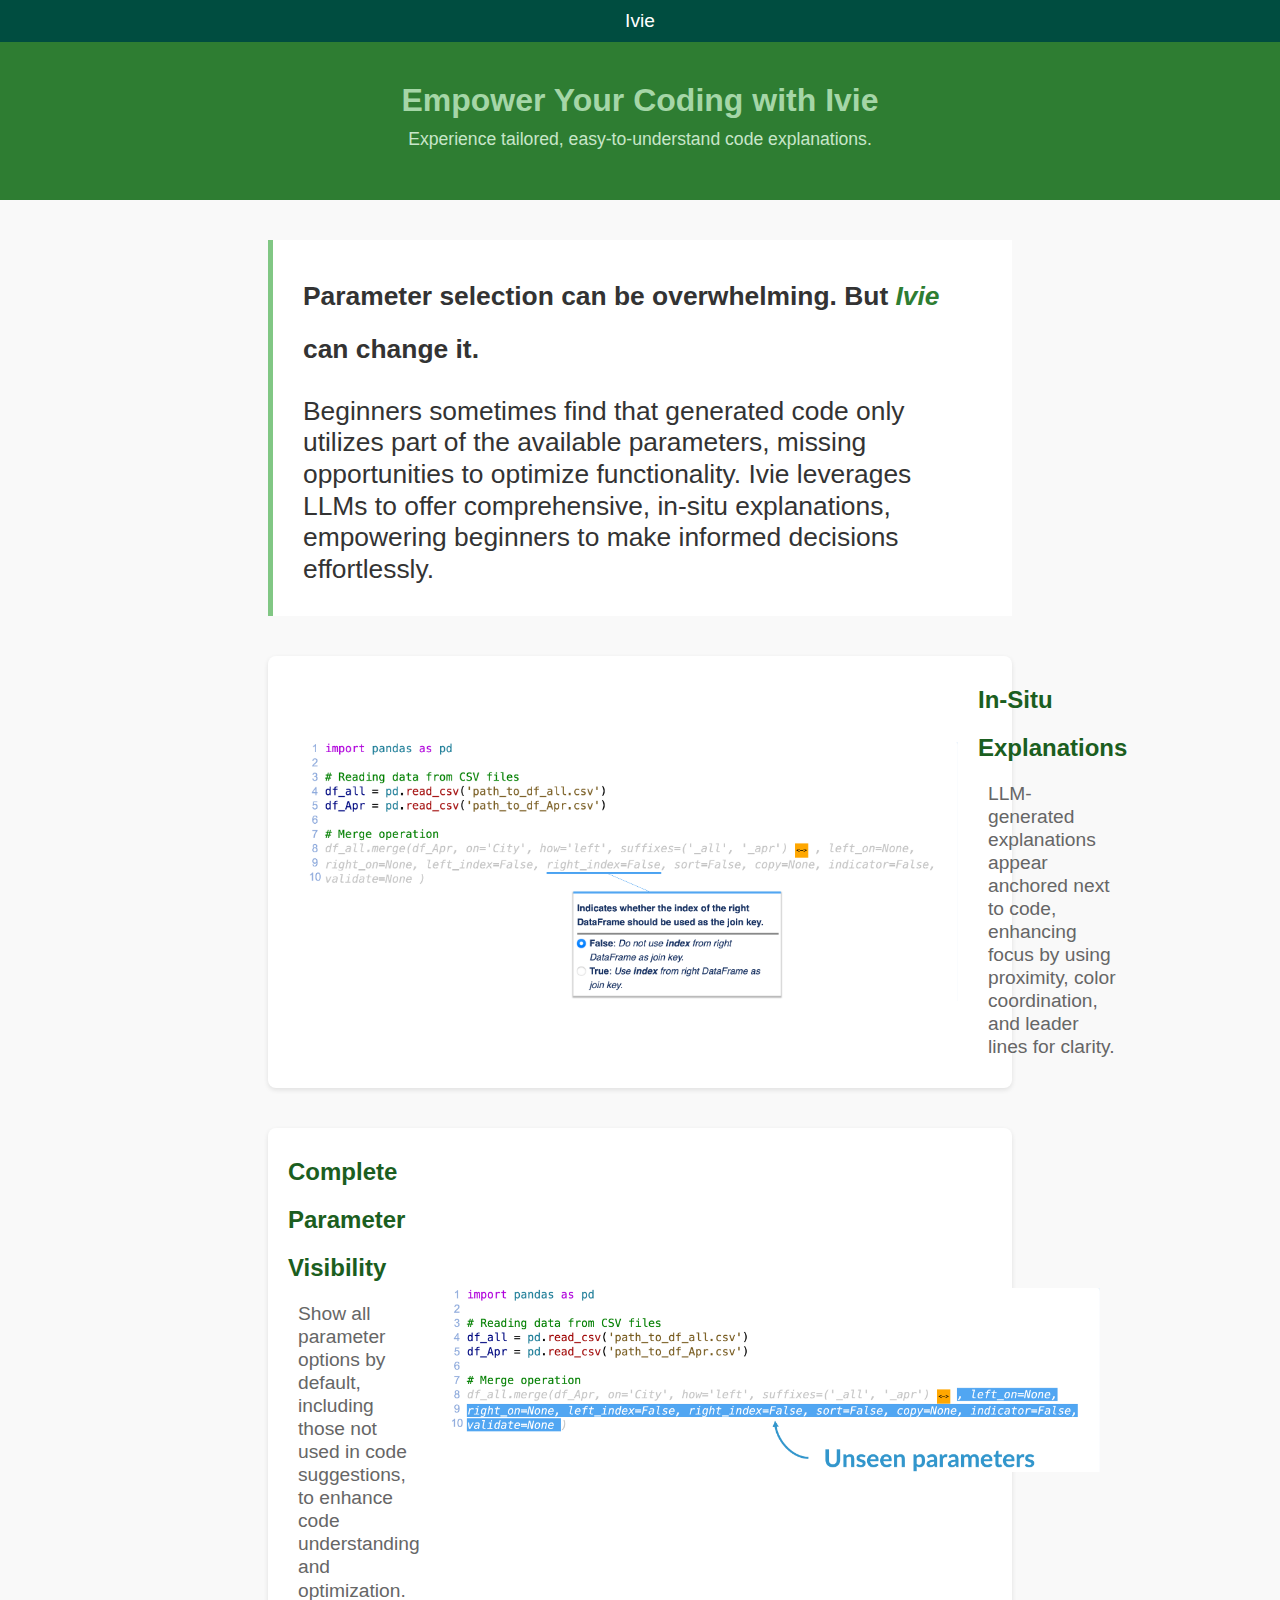
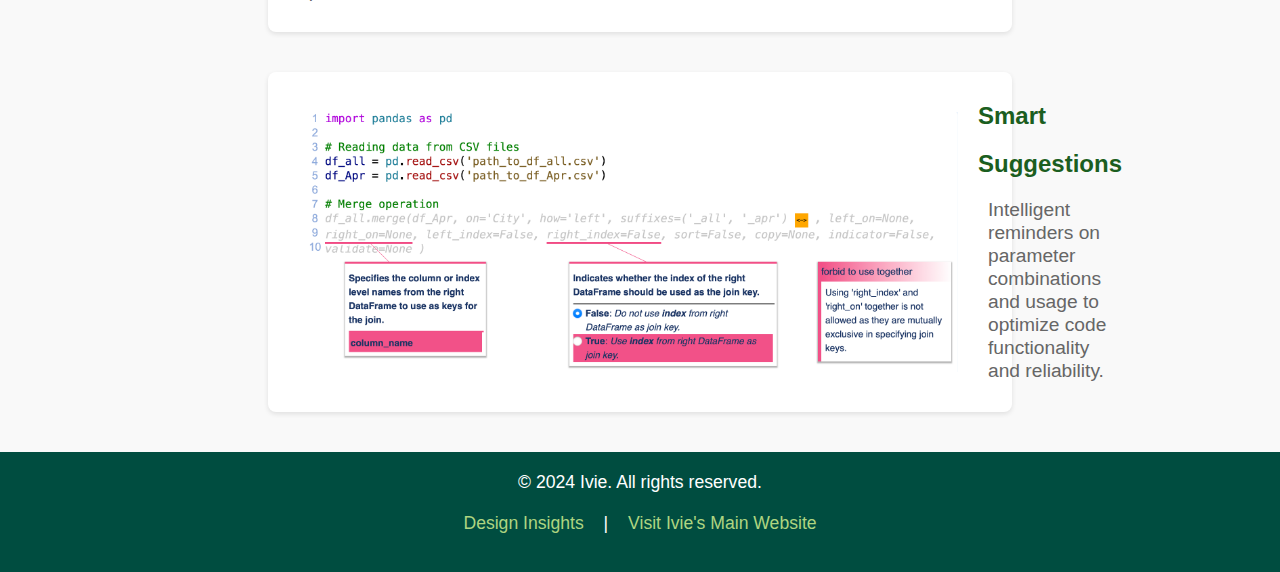
<file: index.html>
<!DOCTYPE html>
<html lang="en">

<head>
    <meta charset="UTF-8">
    <meta name="viewport" content="width=device-width, initial-scale=1.0">
    <title>Ivie - Your AI-driven Code Assistant</title>
    <link rel="stylesheet" href="css/styles.css">
</head>

<body>
    <nav>
        <div class="logo">Ivie</div>
    </nav>
    <header>
        <h1>Empower Your Coding with Ivie</h1>
        <p>Experience tailored, easy-to-understand code explanations.</p>
    </header>
    <main>
        <section id="introduction">
            <div style="background-image: url('figures/suggestion.png');"></div>
            <p id="intro">Parameter selection can be overwhelming. But <span class="highlight">Ivie</span> can change
                it.</p>
            <p>Beginners sometimes find that generated code only utilizes part of the available parameters, missing
                opportunities to optimize functionality. Ivie leverages LLMs to offer comprehensive, in-situ
                explanations, empowering beginners to make informed decisions effortlessly.</p>
        </section>
        <section id="features">
            <div class="feature">
                <img src="figures/single.png" alt="In-situ Explanations" class="feature-img">
                <div class="feature-text">
                    <h3>In-Situ Explanations</h3>
                    <p>LLM-generated explanations appear anchored next to code, enhancing focus by using proximity,
                        color coordination, and leader lines for clarity.</p>
                </div>
            </div>
            <div class="feature feature-right">
                <img src="figures/unseen.png" alt="Complete Parameter Visibility" class="feature-img">
                <div class="feature-text">
                    <h3>Complete Parameter Visibility</h3>
                    <p>Show all parameter options by default, including those not used in code suggestions, to enhance
                        code understanding and optimization.</p>
                </div>
            </div>
            <div class="feature">
                <img src="figures/forbid.png" alt="Smart Suggestions" class="feature-img">
                <div class="feature-text">
                    <h3>Smart Suggestions</h3>
                    <p>Intelligent reminders on parameter combinations and usage to optimize code functionality and
                        reliability.</p>
                </div>
            </div>
        </section>
    </main>
    <footer>
        <p>© 2024 Ivie. All rights reserved.</p>
        <p><a href="design.html">Design Insights</a> | <a href="ivie.html">Visit
                Ivie's Main Website</a></p>
    </footer>

</body>

</html>
</file>
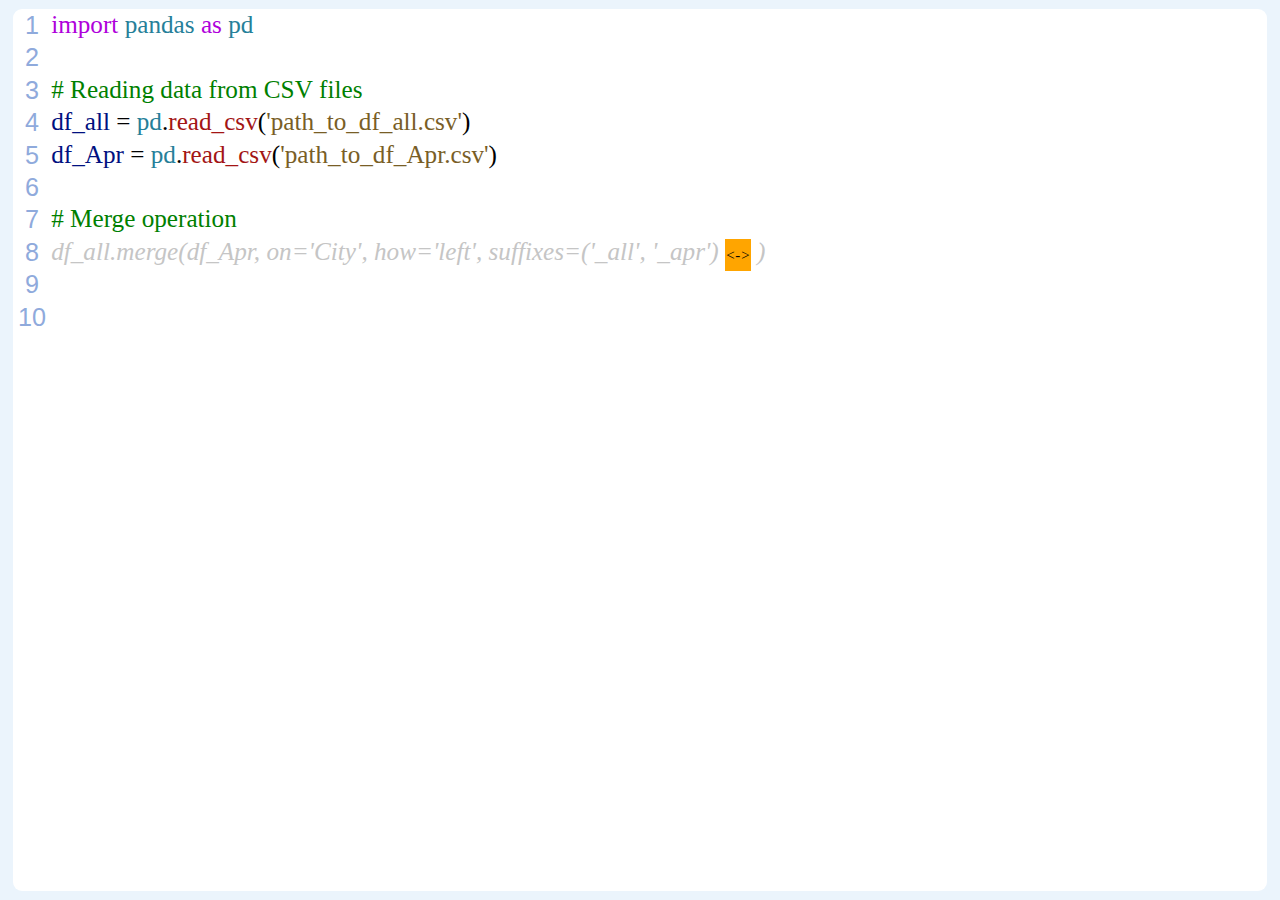
<file: cis5120.html>
<!DOCTYPE html>
<html lang="en">

<head>
    <meta charset="UTF-8">
    <meta http-equiv="X-UA-Compatible" content="IE=edge">
    <meta name="viewport" content="width=device-width, initial-scale=1.0">
    <link rel="stylesheet" href="main.css">
    <title>Explainer for AI Generated Code</title>
</head>

<body>
    <div id="container">
        <div id="outside">
            <div id="codeExample">
                <div class="line-numbers">
                    <span></span>
                    <span></span>
                    <span></span>
                    <span></span>
                    <span></span>
                    <span></span>
                    <span></span>
                    <span></span>
                    <span></span>
                    <span></span>
                </div>
                <div id="codeBlock" role="presentation" aria-hidden="true" data-mprt="8"
                    style="font-family: Menlo, Monaco; ">
                    <div class="view-line"><span><span class="mtk15">import</span><span class="mtk1">&nbsp;</span><span
                                class="mtk14">pandas</span><span class="mtk1">&nbsp;</span><span
                                class="mtk15">as</span><span class="mtk1">&nbsp;</span><span
                                class="mtk14">pd</span></span></div>
                    <div class="view-line"><span><span></span></span></div>
                    <br>
                    <div class="view-line"><span><span
                                class="mtk4">#&nbsp;Reading&nbsp;data&nbsp;from&nbsp;CSV&nbsp;files</span></span></div>
                    <div class="view-line"><span><span class="mtk16">df_all</span><span
                                class="mtk1">&nbsp;=&nbsp;</span><span class="mtk14">pd</span><span
                                class="mtk1">.</span><span class="mtk13">read_csv</span><span
                                class="mtk1 bracket-highlighting-0">(</span><span
                                class="mtk11">'path_to_df_all.csv'</span><span
                                class="mtk1 bracket-highlighting-0">)</span></span></div>
                    <div class="view-line"><span><span class="mtk16">df_Apr</span><span
                                class="mtk1">&nbsp;=&nbsp;</span><span class="mtk14">pd</span><span
                                class="mtk1">.</span><span class="mtk13">read_csv</span><span
                                class="mtk1 bracket-highlighting-0">(</span><span
                                class="mtk11">'path_to_df_Apr.csv'</span><span
                                class="mtk1 bracket-highlighting-0">)</span></span></div>
                    <div class="view-line"><span><span></span></span></div>
                    <div class="view-line"><span><span></span></span></div>
                    <br>
                    <div class="view-line"><span><span class="mtk4">#&nbsp;Merge&nbsp;operation</span></span></div>
                    <div class="view-line" id="suggested"><span>
                            <div id="para_df_all" class="segment">df_all</div>.merge(df_Apr,
                            <div id="para_on" class="segment">on='City'</div>,
                            <div id="para_how" class="segment">how='left'</div>,
                            <div id="para_suff" class="segment">suffixes=('_all', '_apr')</div>
                            <div id="btn_show_unused"><-></div>
                            <div id="unused">
                                ,
                                <div id="para_left_on" class="segment">left_on=None</div>,
                                <div id="para_right_on" class="segment">right_on=None</div>,
                                <div id="para_left_index" class="segment">left_index=False</div>,
                                <div id="para_right_index" class="segment">right_index=False</div>,
                                <div id="para_sort" class="segment">sort=False</div>,
                                <div id="para_copy" class="segment">copy=None</div>,
                                <div id="para_indicator" class="segment">indicator=False</div>,
                                <div id="para_validate" class="segment">validate=None</div>
                            </div>
                            )
                    </div>
                </div>
                <div id="recommendation">
                    <div id="recommendationLeft"></div>
                    <div id="recommendationContent">
                        <div id="recommendationTitle">This is title</div>
                        <div id="recommendationText"></div>
                    </div>
                </div>
            </div>
        </div>

    </div>
</body>
<script src="scripts/ivie.js" type="text/javascript"></script>

</html>
</file>
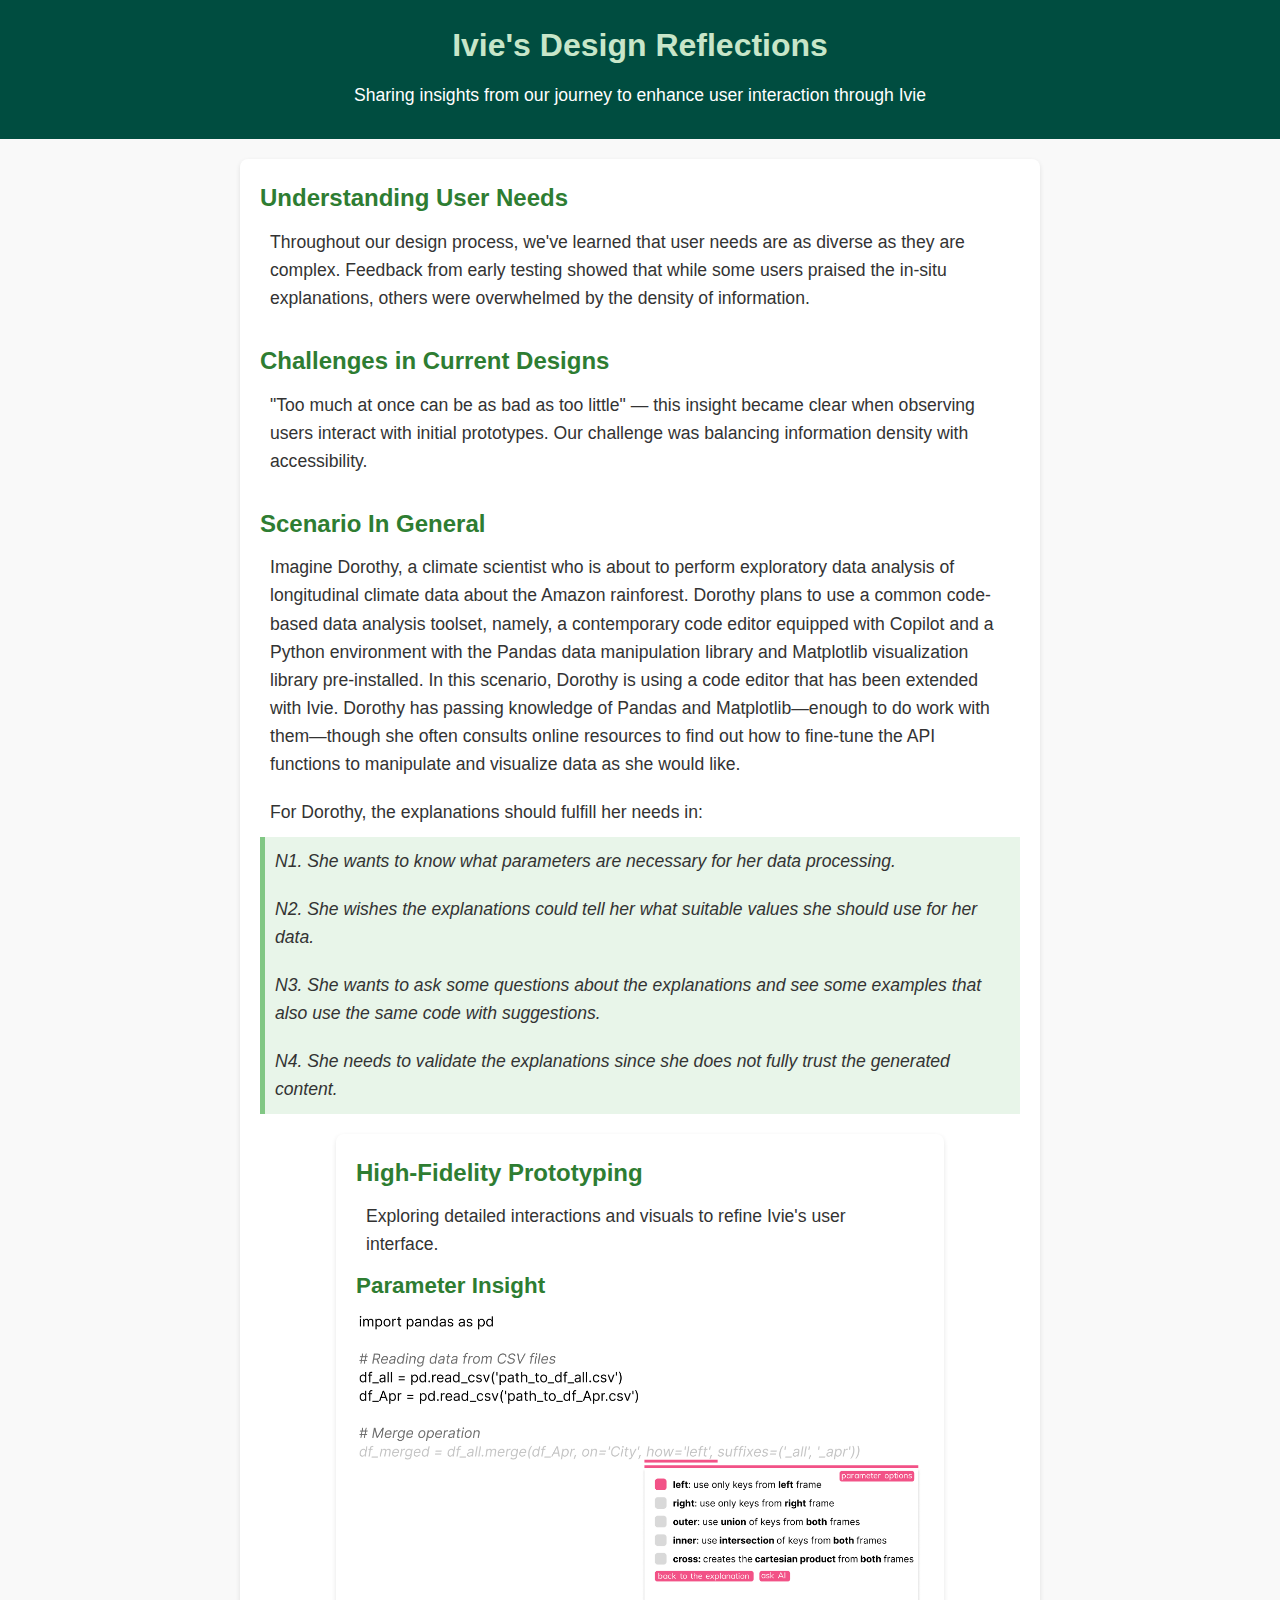
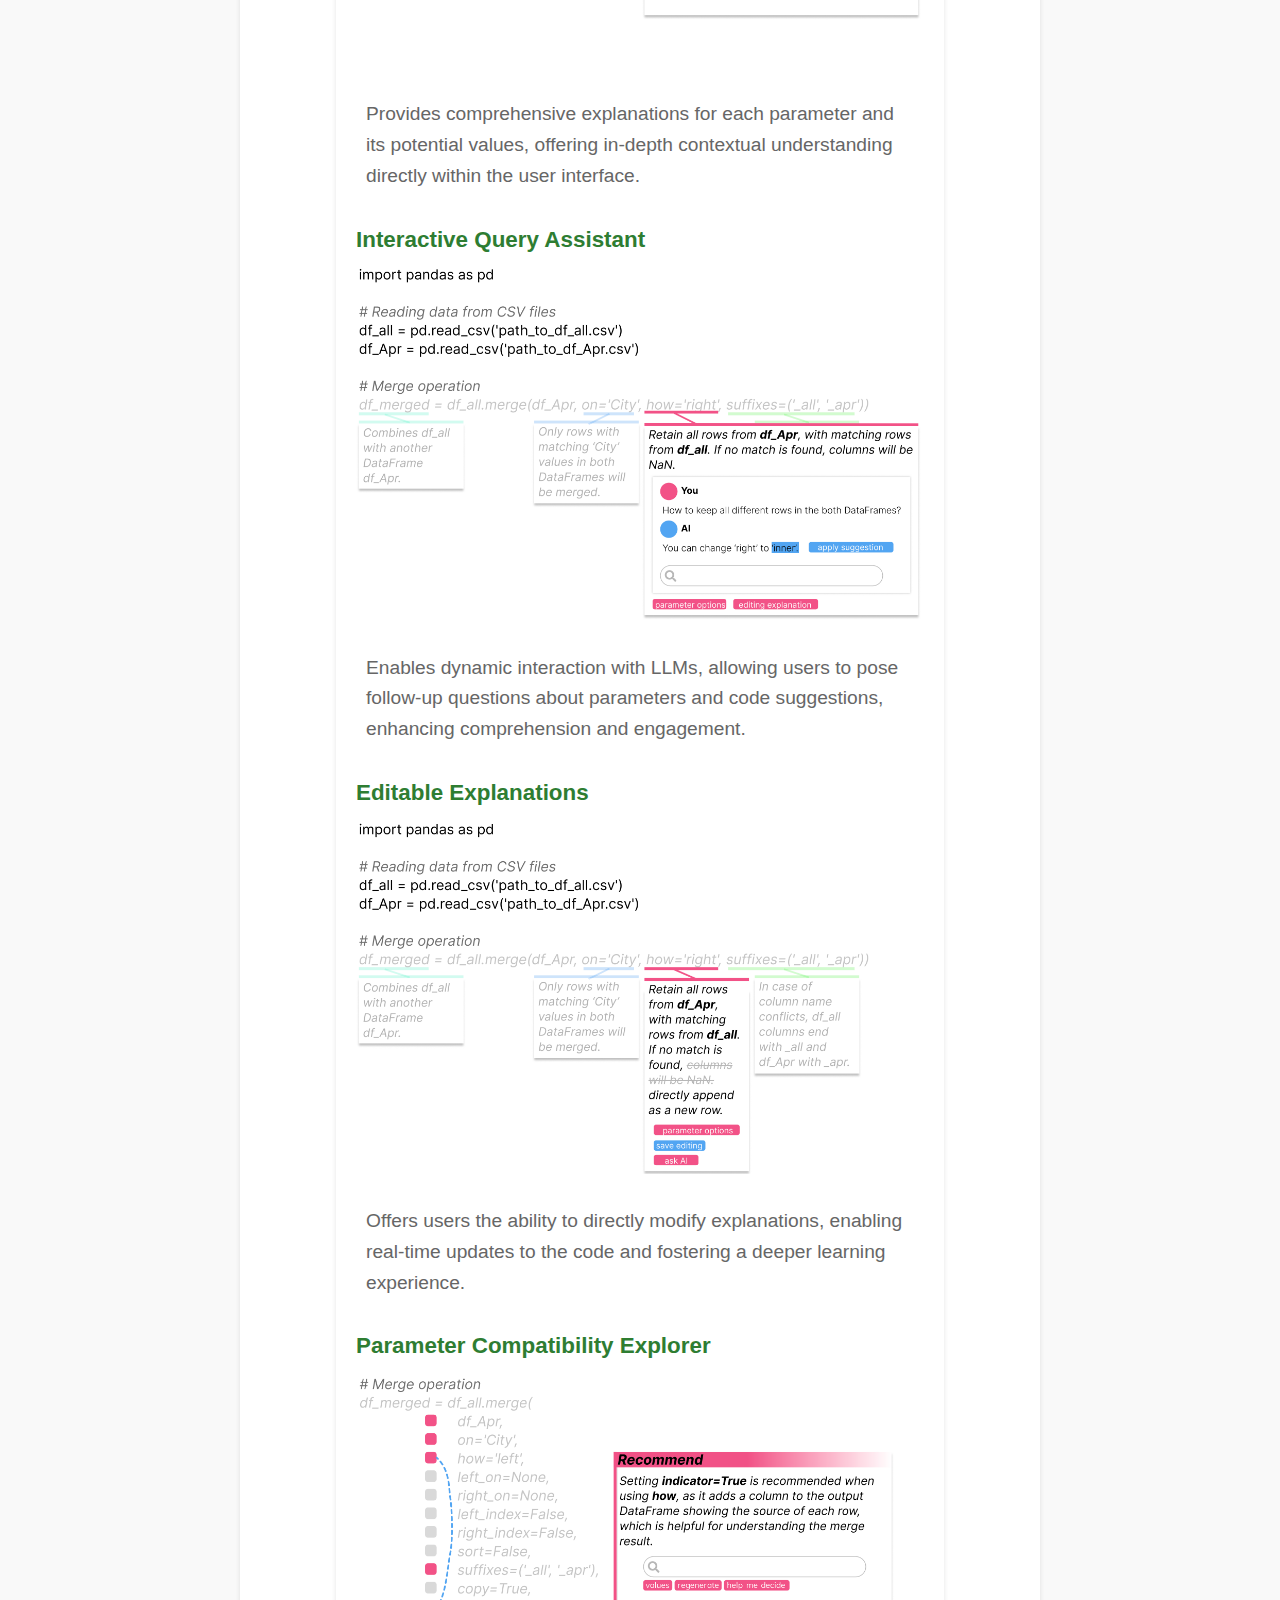
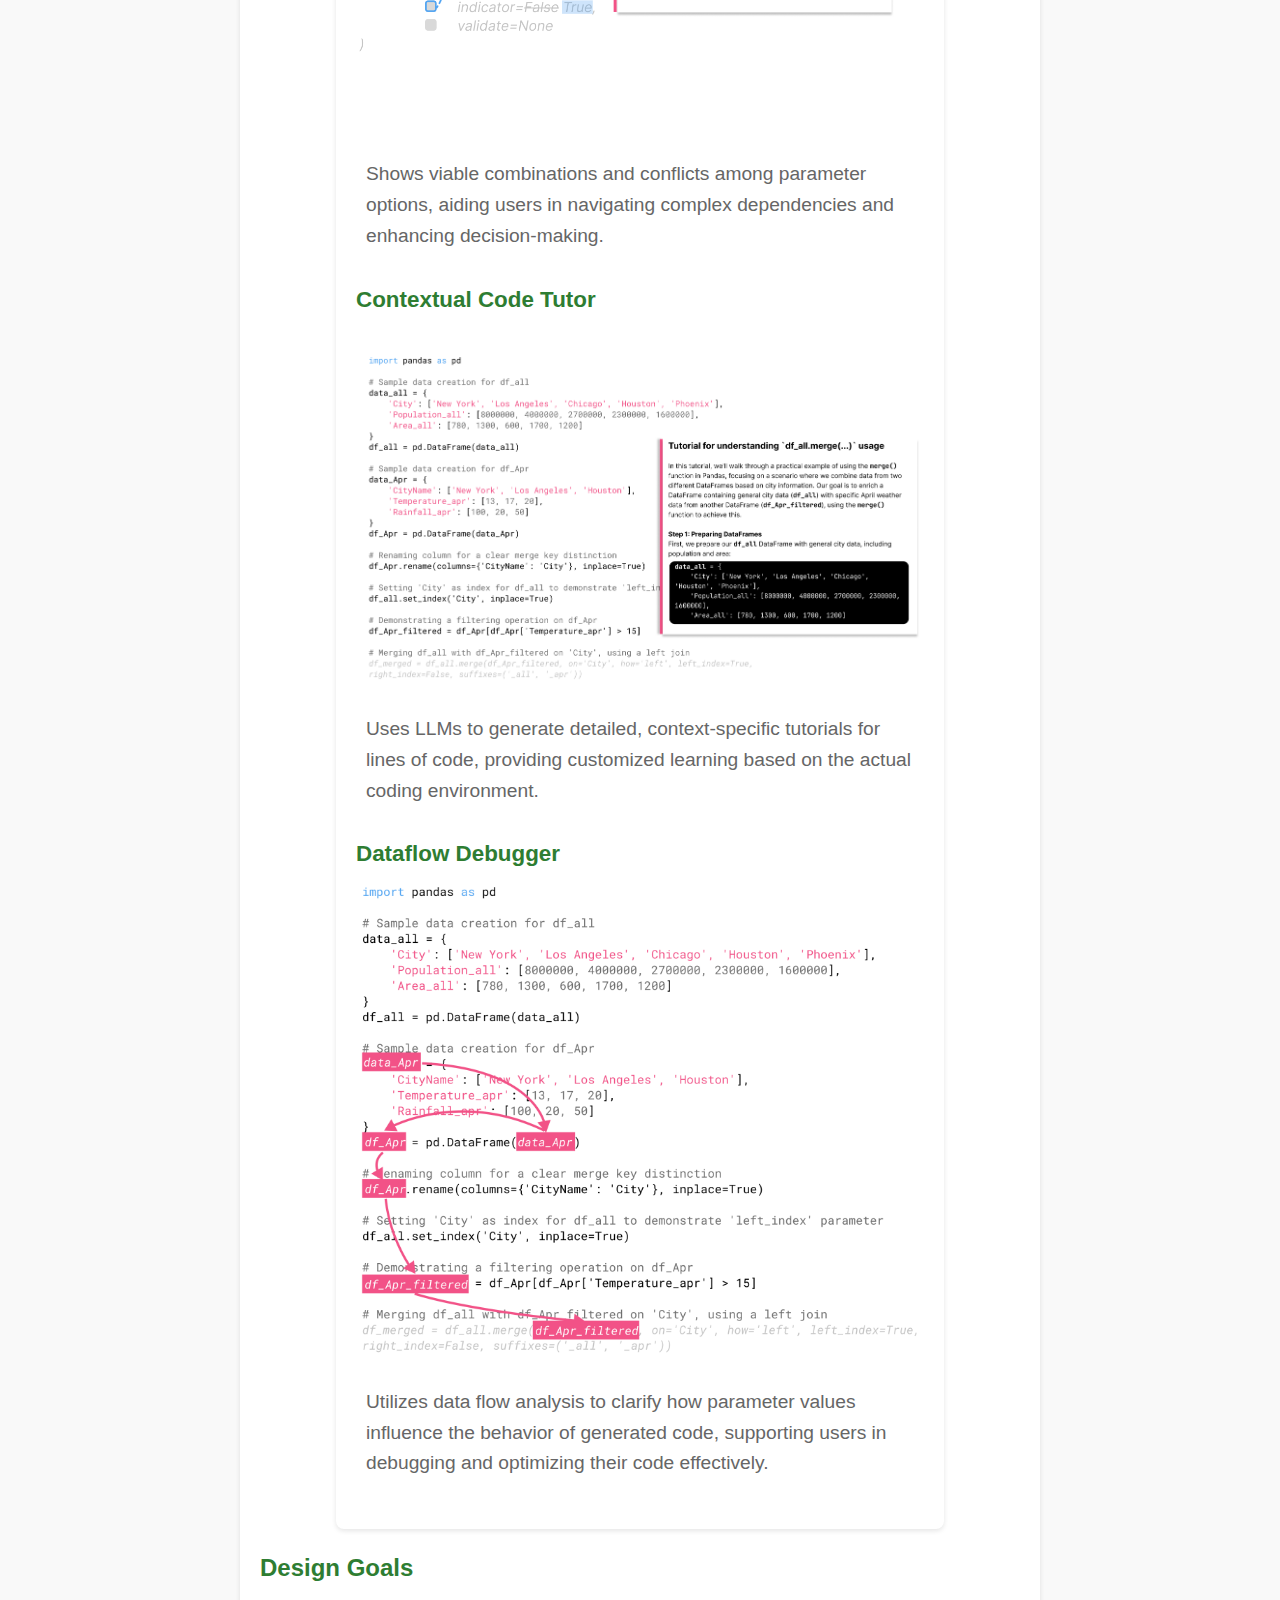
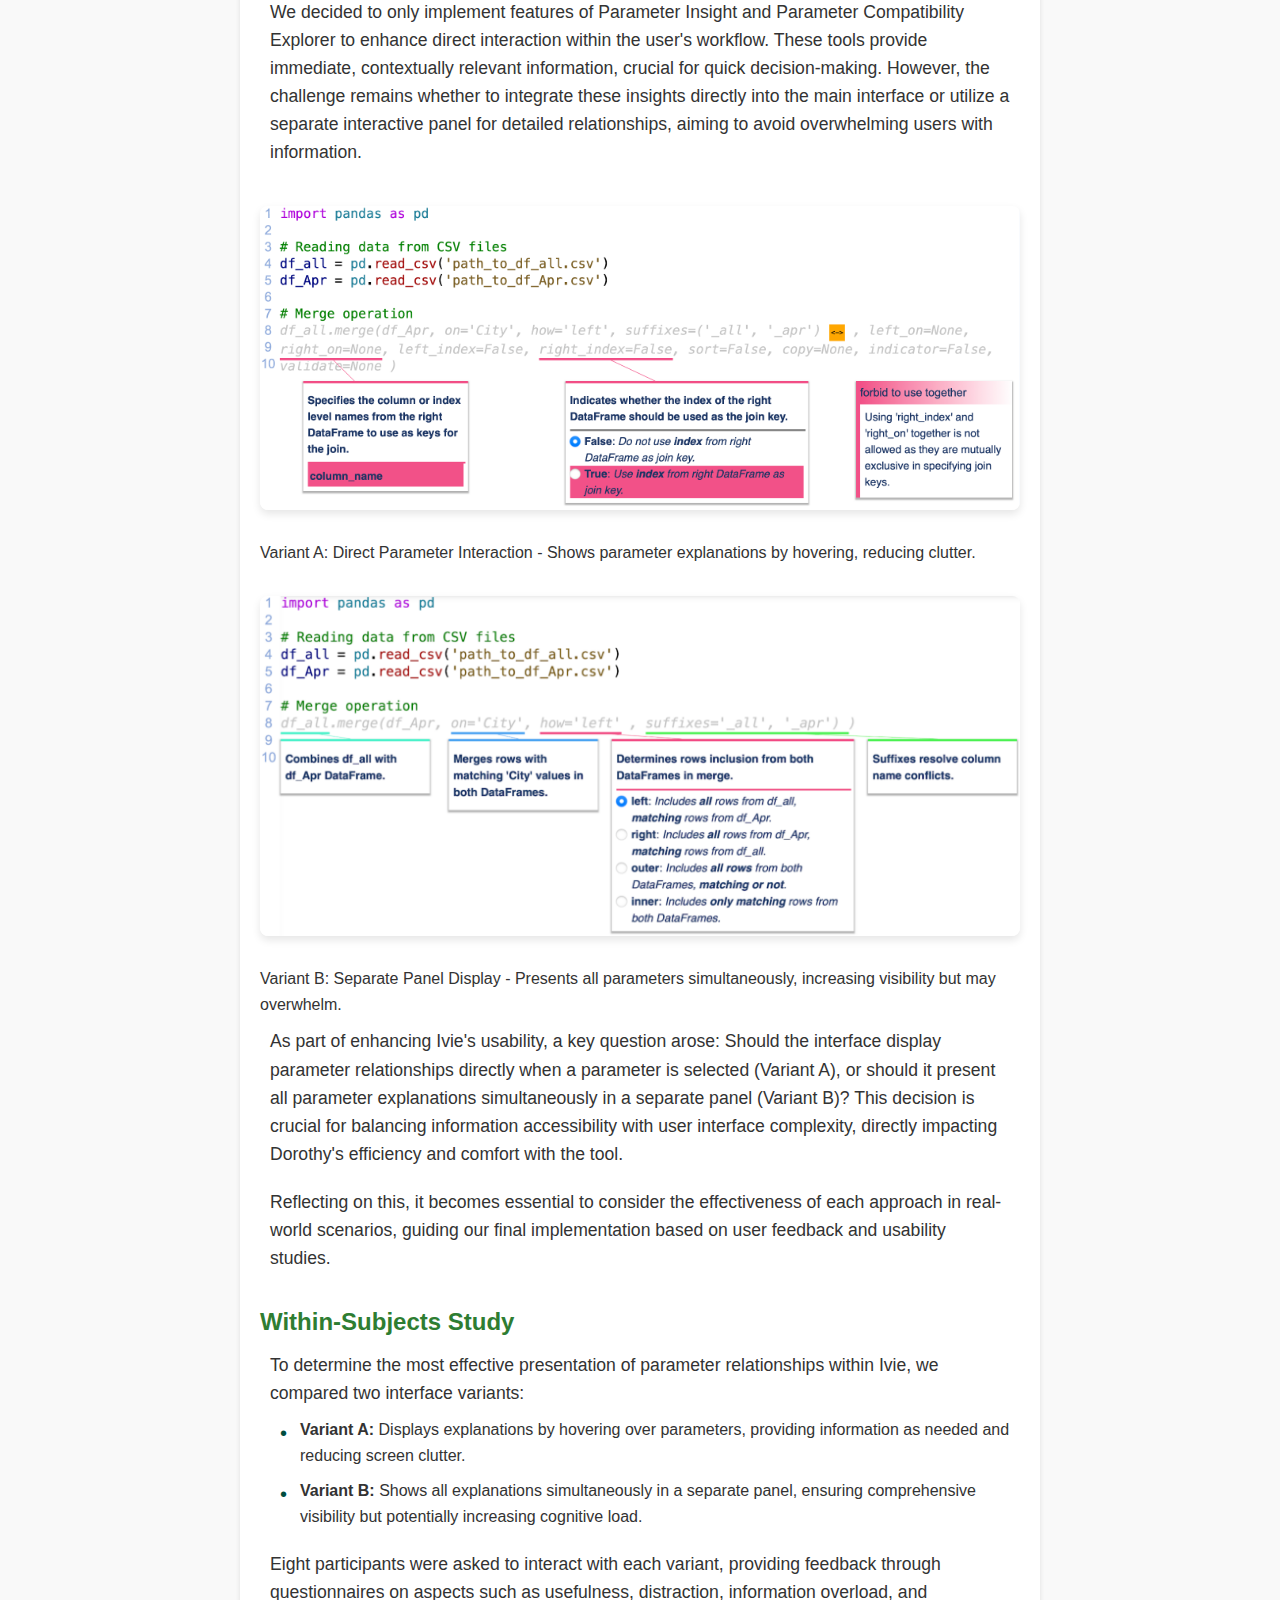
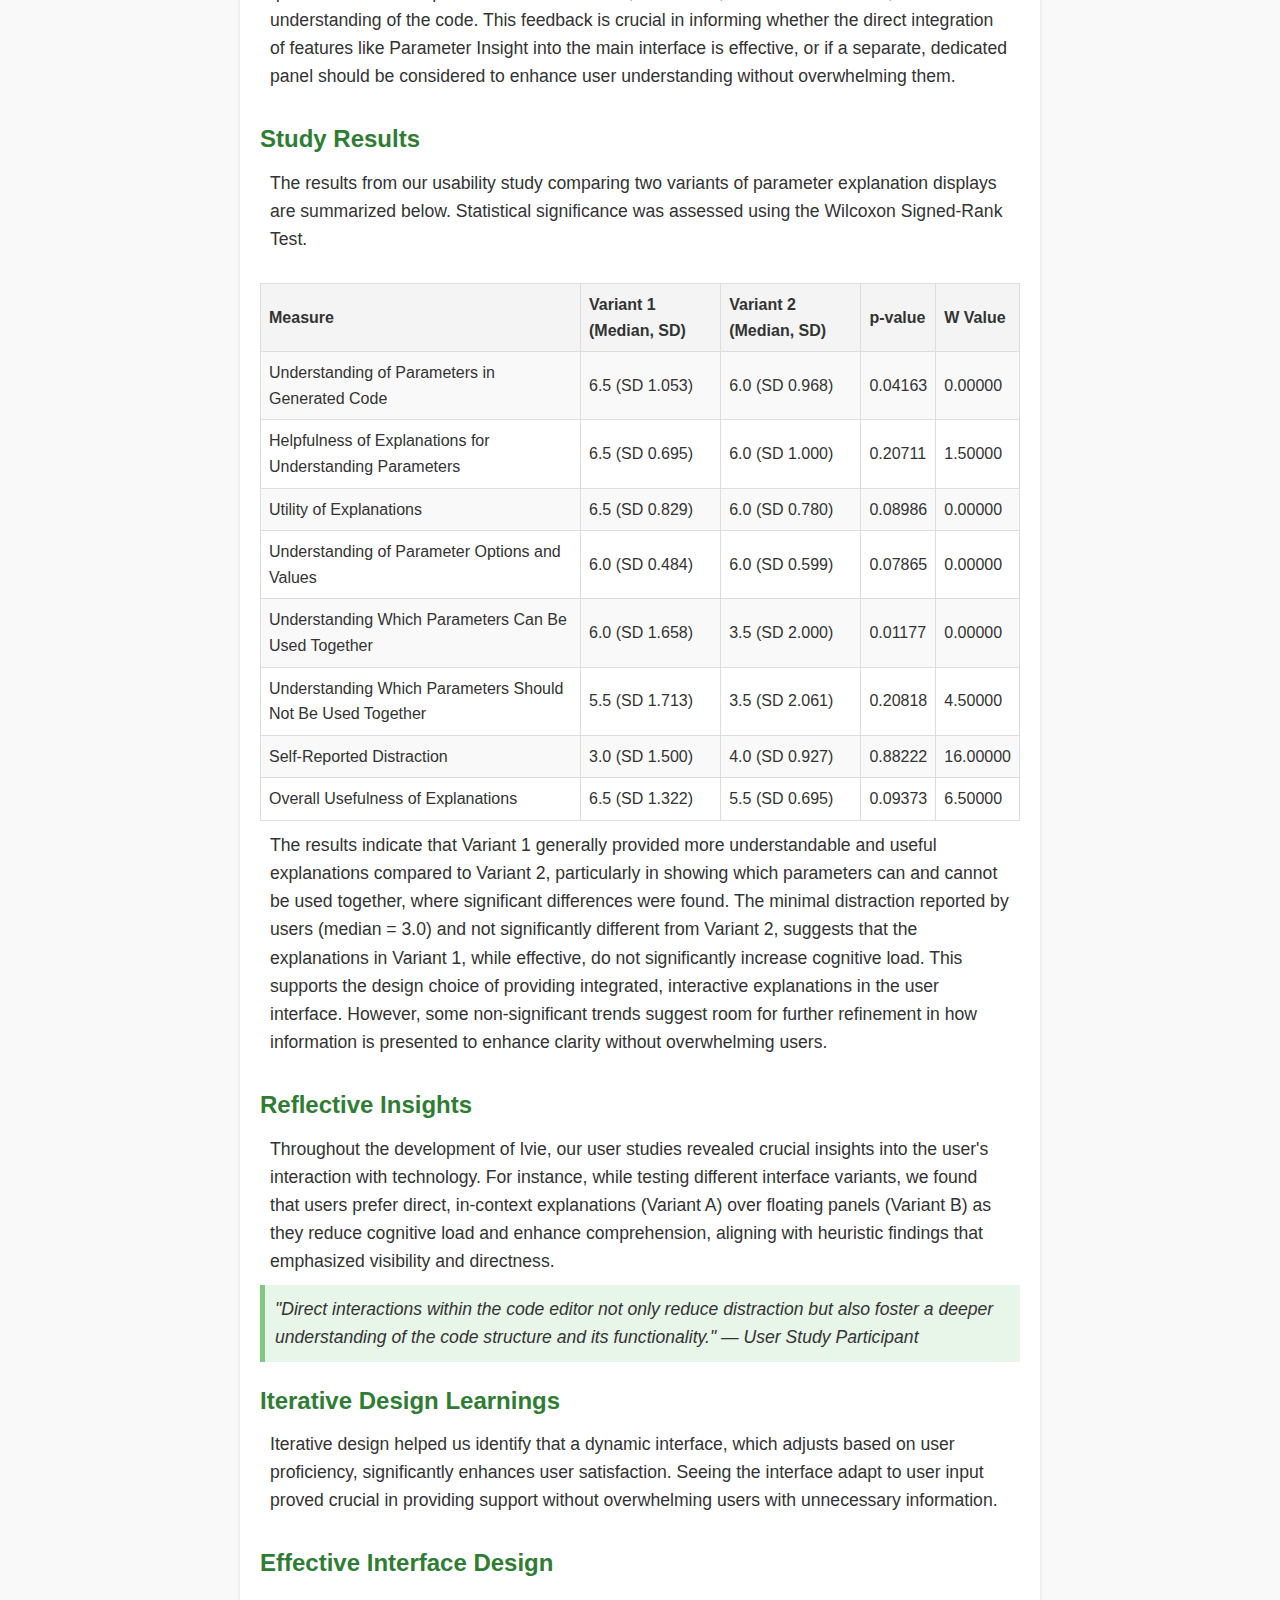
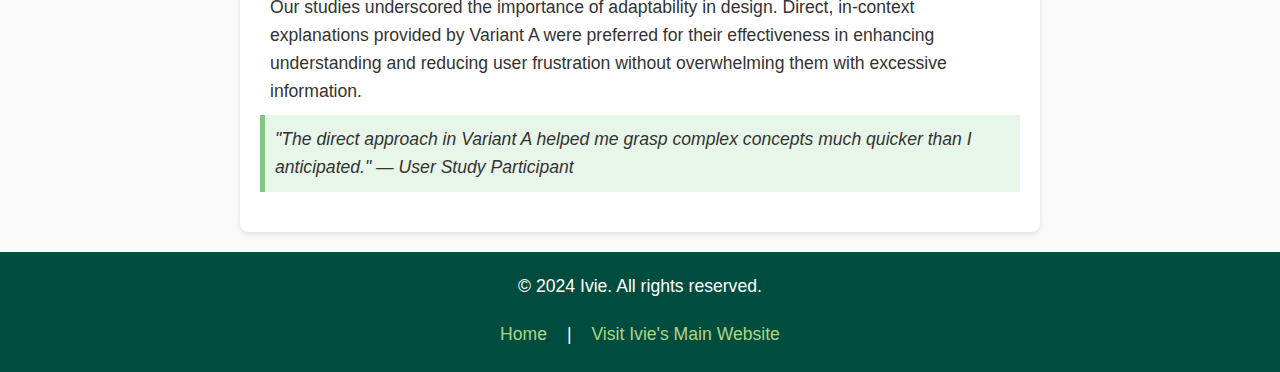
<file: design.html>
<!DOCTYPE html>
<html lang="en">

<head>
    <meta charset="UTF-8">
    <meta name="viewport" content="width=device-width, initial-scale=1.0">
    <title>Reflection on Ivie's Design</title>
    <link rel="stylesheet" href="css/insights.css">
</head>

<body>
    <header>
        <h1>Ivie's Design Reflections</h1>
        <p>Sharing insights from our journey to enhance user interaction through Ivie</p>
    </header>
    <main>
        <section id="introduction">
            <h2>Understanding User Needs</h2>
            <p>Throughout our design process, we've learned that user needs are as diverse as they are complex. Feedback
                from early testing showed that while some users praised the in-situ explanations, others were
                overwhelmed by the density of information.</p>
        </section>
        <section id="design-challenges">
            <h2>Challenges in Current Designs</h2>
            <p>"Too much at once can be as bad as too little" — this insight became clear when observing users interact
                with initial prototypes. Our challenge was balancing information density with accessibility.</p>
        </section>
        <section id="scenario">
            <h2>Scenario In General</h2>
            <p>Imagine Dorothy, a climate scientist who is about to perform exploratory data analysis of
                longitudinal climate data about the Amazon rainforest. Dorothy plans to use a common code-based data
                analysis toolset, namely, a contemporary code editor equipped with Copilot and a Python environment with
                the Pandas data manipulation library and Matplotlib visualization library pre-installed. In this
                scenario, Dorothy is using a code editor that has been extended with Ivie. Dorothy has passing knowledge
                of Pandas and Matplotlib—enough to do work with them—though she often consults online resources to find
                out how to fine-tune the API functions to manipulate and visualize data as she would like.</p>
            <p>For Dorothy, the explanations should fulfill her needs in:</blockquote>
            <blockquote>N1. She wants to know what parameters are necessary for her data processing.</blockquote>
            <blockquote>N2. She wishes the explanations could tell her what suitable values she should use for her data.
            </blockquote>
            <blockquote>N3. She wants to ask some questions about the explanations and see some examples that also use
                the same
                code
                with suggestions.</blockquote>
            <blockquote>N4. She needs to validate the explanations since she does not fully trust the generated content.
            </blockquote>
        </section>


        <section id="prototypes">
            <h2>High-Fidelity Prototyping</h2>
            <p>Exploring detailed interactions and visuals to refine Ivie's user interface.</p>

            <div class="prototype">
                <h3>Parameter Insight</h3>
                <img src="figures/design-a.png" alt="Parameter Insight">
                <p>Provides comprehensive explanations for each parameter and its potential values, offering in-depth
                    contextual understanding directly within the user interface.</p>
            </div>

            <div class="prototype">
                <h3>Interactive Query Assistant</h3>
                <img src="figures/design-b.png" alt="Interactive Query Assistant">
                <p>Enables dynamic interaction with LLMs, allowing users to pose follow-up questions about parameters
                    and code suggestions, enhancing comprehension and engagement.</p>
            </div>

            <div class="prototype">
                <h3>Editable Explanations</h3>
                <img src="figures/design-c.png" alt="Editable Explanations">
                <p>Offers users the ability to directly modify explanations, enabling real-time updates to the code and
                    fostering a deeper learning experience.</p>
            </div>

            <div class="prototype">
                <h3>Parameter Compatibility Explorer</h3>
                <img src="figures/design-d.png" alt="Parameter Compatibility Explorer">
                <p>Shows viable combinations and conflicts among parameter options, aiding users in navigating complex
                    dependencies and enhancing decision-making.</p>
            </div>

            <div class="prototype">
                <h3>Contextual Code Tutor</h3>
                <img src="figures/design-e.png" alt="Contextual Code Tutor">
                <p>Uses LLMs to generate detailed, context-specific tutorials for lines of code, providing customized
                    learning based on the actual coding environment.</p>
            </div>

            <div class="prototype">
                <h3>Dataflow Debugger</h3>
                <img src="figures/design-f.png" alt="Dataflow Debugger">
                <p>Utilizes data flow analysis to clarify how parameter values influence the behavior of generated code,
                    supporting users in debugging and optimizing their code effectively.</p>
            </div>

        </section>

        <section id="design-goals">
            <h2>Design Goals</h2>
            <p>We decided to only implement features of Parameter Insight and Parameter Compatibility Explorer to
                enhance direct interaction within the user's workflow. These tools provide immediate, contextually
                relevant information, crucial for quick decision-making. However, the challenge remains whether to
                integrate these insights directly into the main interface or utilize a separate interactive panel for
                detailed relationships, aiming to avoid overwhelming users with information.</p>

            <figure>
                <img src="figures/forbid.png" alt="Direct Parameter Interaction">
                <figcaption>Variant A: Direct Parameter Interaction - Shows parameter explanations by hovering, reducing
                    clutter.</figcaption>
            </figure>

            <figure>
                <img src="figures/variant-b.png" alt="Separate Panel Display">
                <figcaption>Variant B: Separate Panel Display - Presents all parameters simultaneously, increasing
                    visibility but may overwhelm.</figcaption>
            </figure>

            <p>As part of enhancing Ivie's usability, a key question arose: Should the interface display parameter
                relationships directly when a parameter is selected (Variant A), or should it present all parameter
                explanations simultaneously in a separate panel (Variant B)? This decision is crucial for balancing
                information accessibility with user interface complexity, directly impacting Dorothy's efficiency and
                comfort with the tool.</p>
            <p>Reflecting on this, it becomes essential to consider the effectiveness of each approach in real-world
                scenarios, guiding our final implementation based on user feedback and usability studies.</p>
        </section>


        <section id="user-study">
            <h2>Within-Subjects Study</h2>
            <p>To determine the most effective presentation of parameter relationships within Ivie, we compared two
                interface variants:</p>
            <ul>
                <li><strong>Variant A:</strong> Displays explanations by hovering over parameters, providing information
                    as needed and reducing screen clutter.</li>
                <li><strong>Variant B:</strong> Shows all explanations simultaneously in a separate panel, ensuring
                    comprehensive visibility but potentially increasing cognitive load.</li>
            </ul>
            <p> Eight participants were asked to interact with each variant, providing feedback through
                questionnaires on aspects such as usefulness, distraction, information overload, and understanding of
                the code. This feedback is crucial in informing whether the direct integration of features like
                Parameter Insight into the main interface is effective, or if a separate, dedicated panel should be
                considered to enhance user understanding without overwhelming them.</p>
        </section>


        <section id="study-results">
            <h2>Study Results</h2>
            <p>The results from our usability study comparing two variants of parameter explanation displays are
                summarized below. Statistical significance was assessed using the Wilcoxon Signed-Rank Test.</p>
            <table>
                <tr>
                    <th>Measure</th>
                    <th>Variant 1 (Median, SD)</th>
                    <th>Variant 2 (Median, SD)</th>
                    <th>p-value</th>
                    <th>W Value</th>
                </tr>
                <tr>
                    <td>Understanding of Parameters in Generated Code</td>
                    <td>6.5 (SD 1.053)</td>
                    <td>6.0 (SD 0.968)</td>
                    <td>0.04163</td>
                    <td>0.00000</td>
                </tr>
                <tr>
                    <td>Helpfulness of Explanations for Understanding Parameters</td>
                    <td>6.5 (SD 0.695)</td>
                    <td>6.0 (SD 1.000)</td>
                    <td>0.20711</td>
                    <td>1.50000</td>
                </tr>
                <tr>
                    <td>Utility of Explanations</td>
                    <td>6.5 (SD 0.829)</td>
                    <td>6.0 (SD 0.780)</td>
                    <td>0.08986</td>
                    <td>0.00000</td>
                </tr>
                <tr>
                    <td>Understanding of Parameter Options and Values</td>
                    <td>6.0 (SD 0.484)</td>
                    <td>6.0 (SD 0.599)</td>
                    <td>0.07865</td>
                    <td>0.00000</td>
                </tr>
                <tr>
                    <td>Understanding Which Parameters Can Be Used Together</td>
                    <td>6.0 (SD 1.658)</td>
                    <td>3.5 (SD 2.000)</td>
                    <td>0.01177</td>
                    <td>0.00000</td>
                </tr>
                <tr>
                    <td>Understanding Which Parameters Should Not Be Used Together</td>
                    <td>5.5 (SD 1.713)</td>
                    <td>3.5 (SD 2.061)</td>
                    <td>0.20818</td>
                    <td>4.50000</td>
                </tr>
                <tr>
                    <td>Self-Reported Distraction</td>
                    <td>3.0 (SD 1.500)</td>
                    <td>4.0 (SD 0.927)</td>
                    <td>0.88222</td>
                    <td>16.00000</td>
                </tr>
                <tr>
                    <td>Overall Usefulness of Explanations</td>
                    <td>6.5 (SD 1.322)</td>
                    <td>5.5 (SD 0.695)</td>
                    <td>0.09373</td>
                    <td>6.50000</td>
                </tr>
            </table>
            <p>The results indicate that Variant 1 generally provided more understandable and useful explanations
                compared to Variant 2, particularly in showing which parameters can and cannot be used together, where
                significant differences were found. The minimal distraction reported by users (median = 3.0) and not
                significantly different from Variant 2, suggests that the explanations in Variant 1, while effective, do
                not significantly increase cognitive load. This supports the design choice of providing integrated,
                interactive explanations in the user interface. However, some non-significant trends suggest room for
                further refinement in how information is presented to enhance clarity without overwhelming users.
            </p>
        </section>

        <section id="reflection">
            <h2>Reflective Insights</h2>
            <p>Throughout the development of Ivie, our user studies revealed crucial insights into the user's
                interaction with technology. For instance, while testing different interface variants, we found that
                users prefer direct, in-context explanations (Variant A) over floating panels (Variant B) as they reduce
                cognitive load and enhance comprehension, aligning with heuristic findings that emphasized visibility
                and directness.</p>
            <blockquote>"Direct interactions within the code editor not only reduce distraction but also foster a deeper
                understanding of the code structure and its functionality." — User Study Participant</blockquote>
        </section>

        <section id="iterative-design">
            <h2>Iterative Design Learnings</h2>
            <p>Iterative design helped us identify that a dynamic interface, which adjusts based on user proficiency,
                significantly enhances user satisfaction. Seeing the interface adapt to user input proved crucial in
                providing support without overwhelming users with unnecessary information.</p>
        </section>

        <section id="conclusions">
            <h2>Effective Interface Design</h2>
            <p>Our studies underscored the importance of adaptability in design. Direct, in-context explanations
                provided by Variant A were preferred for their effectiveness in enhancing understanding and reducing
                user frustration without overwhelming them with excessive information.</p>
            <blockquote>"The direct approach in Variant A helped me grasp complex concepts much quicker than I
                anticipated." — User Study Participant</blockquote>
        </section>

    </main>
    <footer>
        <p>© 2024 Ivie. All rights reserved.</p>
        <p><a href="index.html">Home</a> | <a href="ivie.html">Visit Ivie's Main
                Website</a></p>
    </footer>

</body>

</html>
</file>
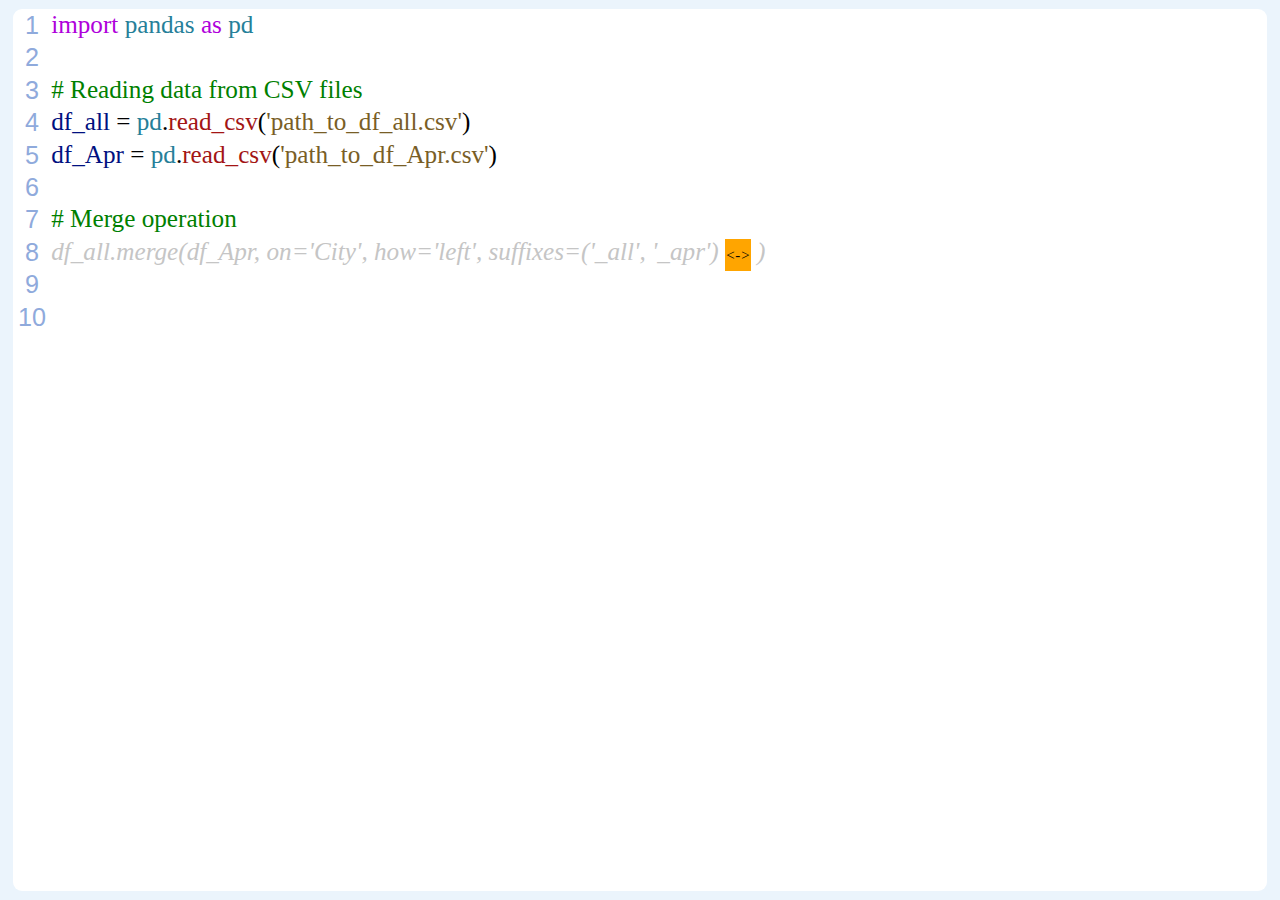
<file: ivie.html>
<!DOCTYPE html>
<html lang="en">

<head>
    <meta charset="UTF-8">
    <meta http-equiv="X-UA-Compatible" content="IE=edge">
    <meta name="viewport" content="width=device-width, initial-scale=1.0">
    <link rel="stylesheet" href="css/main.css">
    <title>Explainer for AI Generated Code</title>
</head>

<body>
    <div id="container">
        <div id="outside">
            <div id="codeExample">
                <div class="line-numbers">
                    <span></span>
                    <span></span>
                    <span></span>
                    <span></span>
                    <span></span>
                    <span></span>
                    <span></span>
                    <span></span>
                    <span></span>
                    <span></span>
                </div>
                <div id="codeBlock" role="presentation" aria-hidden="true" data-mprt="8"
                    style="font-family: Menlo, Monaco; ">
                    <div class="view-line"><span><span class="mtk15">import</span><span class="mtk1">&nbsp;</span><span
                                class="mtk14">pandas</span><span class="mtk1">&nbsp;</span><span
                                class="mtk15">as</span><span class="mtk1">&nbsp;</span><span
                                class="mtk14">pd</span></span></div>
                    <div class="view-line"><span><span></span></span></div>
                    <br>
                    <div class="view-line"><span><span
                                class="mtk4">#&nbsp;Reading&nbsp;data&nbsp;from&nbsp;CSV&nbsp;files</span></span></div>
                    <div class="view-line"><span><span class="mtk16">df_all</span><span
                                class="mtk1">&nbsp;=&nbsp;</span><span class="mtk14">pd</span><span
                                class="mtk1">.</span><span class="mtk13">read_csv</span><span
                                class="mtk1 bracket-highlighting-0">(</span><span
                                class="mtk11">'path_to_df_all.csv'</span><span
                                class="mtk1 bracket-highlighting-0">)</span></span></div>
                    <div class="view-line"><span><span class="mtk16">df_Apr</span><span
                                class="mtk1">&nbsp;=&nbsp;</span><span class="mtk14">pd</span><span
                                class="mtk1">.</span><span class="mtk13">read_csv</span><span
                                class="mtk1 bracket-highlighting-0">(</span><span
                                class="mtk11">'path_to_df_Apr.csv'</span><span
                                class="mtk1 bracket-highlighting-0">)</span></span></div>
                    <div class="view-line"><span><span></span></span></div>
                    <div class="view-line"><span><span></span></span></div>
                    <br>
                    <div class="view-line"><span><span class="mtk4">#&nbsp;Merge&nbsp;operation</span></span></div>
                    <div class="view-line" id="suggested"><span>
                            <div id="para_df_all" class="segment">df_all</div>.merge(df_Apr,
                            <div id="para_on" class="segment">on='City'</div>,
                            <div id="para_how" class="segment">how='left'</div>,
                            <div id="para_suff" class="segment">suffixes=('_all', '_apr')</div>
                            <div id="btn_show_unused"><-></div>
                            <div id="unused">
                                ,
                                <div id="para_left_on" class="segment">left_on=None</div>,
                                <div id="para_right_on" class="segment">right_on=None</div>,
                                <div id="para_left_index" class="segment">left_index=False</div>,
                                <div id="para_right_index" class="segment">right_index=False</div>,
                                <div id="para_sort" class="segment">sort=False</div>,
                                <div id="para_copy" class="segment">copy=None</div>,
                                <div id="para_indicator" class="segment">indicator=False</div>,
                                <div id="para_validate" class="segment">validate=None</div>
                            </div>
                            )
                    </div>
                </div>
                <div id="explainer">
                    <div id="recommendation">
                        <div id="recommendationLeft"></div>
                        <div id="recommendationContent">
                            <div id="recommendationTitle">This is title</div>
                            <div id="recommendationText"></div>
                        </div>
                    </div>
                </div>
            </div>
        </div>

    </div>
</body>
<script src="scripts/ivie.js" type="text/javascript"></script>

</html>
</file>
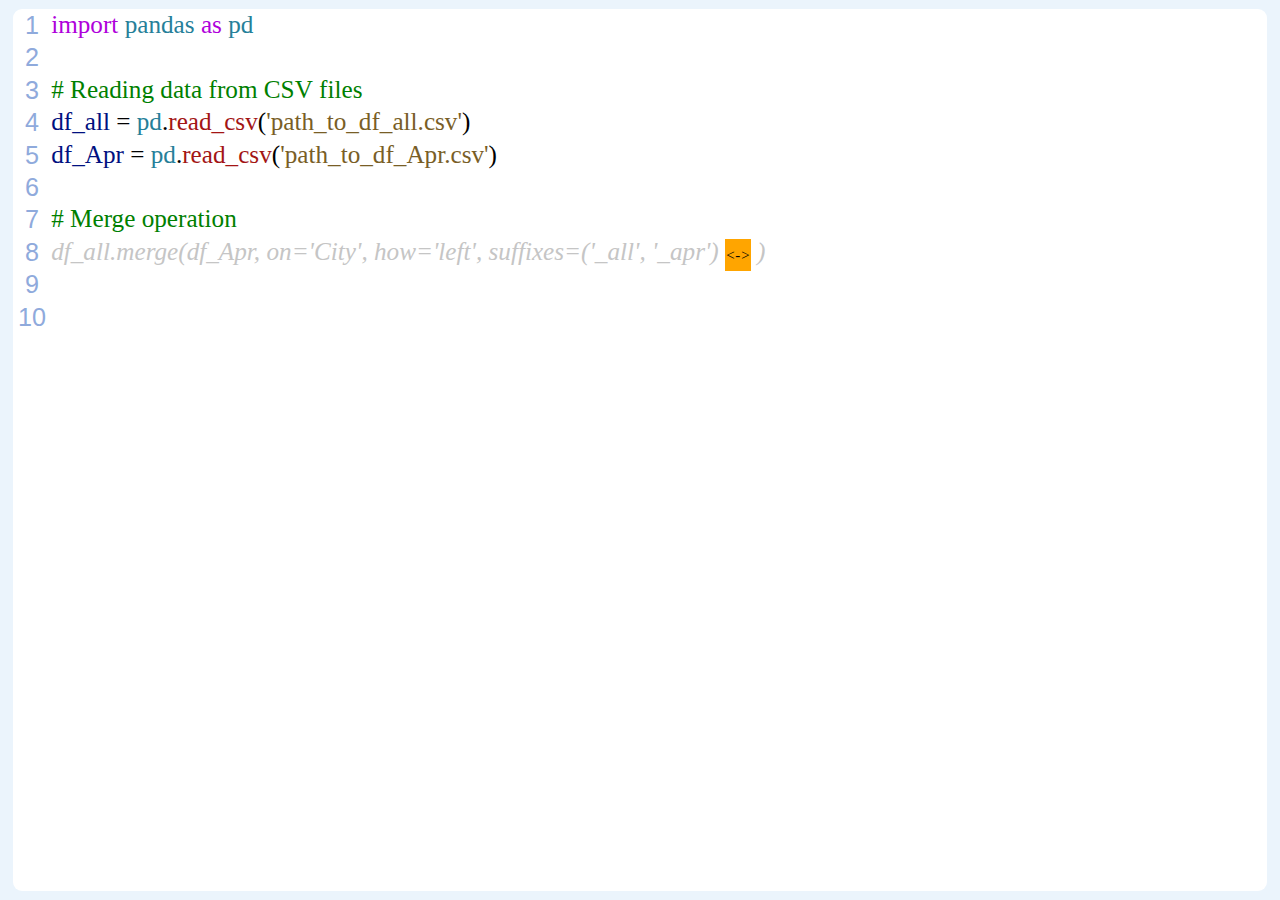
<file: variant_1.html>
<!DOCTYPE html>
<html lang="en">

<head>
    <meta charset="UTF-8">
    <meta http-equiv="X-UA-Compatible" content="IE=edge">
    <meta name="viewport" content="width=device-width, initial-scale=1.0">
    <link rel="stylesheet" href="main.css">
    <title>Explainer for AI Generated Code</title>
</head>

<body>
    <div id="container">
        <div id="outside">
            <div id="codeExample">
                <div class="line-numbers">
                    <span></span>
                    <span></span>
                    <span></span>
                    <span></span>
                    <span></span>
                    <span></span>
                    <span></span>
                    <span></span>
                    <span></span>
                    <span></span>
                </div>
                <div id="codeBlock" role="presentation" aria-hidden="true" data-mprt="8"
                    style="font-family: Menlo, Monaco; ">
                    <div class="view-line"><span><span class="mtk15">import</span><span class="mtk1">&nbsp;</span><span
                                class="mtk14">pandas</span><span class="mtk1">&nbsp;</span><span
                                class="mtk15">as</span><span class="mtk1">&nbsp;</span><span
                                class="mtk14">pd</span></span></div>
                    <div class="view-line"><span><span></span></span></div>
                    <br>
                    <div class="view-line"><span><span
                                class="mtk4">#&nbsp;Reading&nbsp;data&nbsp;from&nbsp;CSV&nbsp;files</span></span></div>
                    <div class="view-line"><span><span class="mtk16">df_all</span><span
                                class="mtk1">&nbsp;=&nbsp;</span><span class="mtk14">pd</span><span
                                class="mtk1">.</span><span class="mtk13">read_csv</span><span
                                class="mtk1 bracket-highlighting-0">(</span><span
                                class="mtk11">'path_to_df_all.csv'</span><span
                                class="mtk1 bracket-highlighting-0">)</span></span></div>
                    <div class="view-line"><span><span class="mtk16">df_Apr</span><span
                                class="mtk1">&nbsp;=&nbsp;</span><span class="mtk14">pd</span><span
                                class="mtk1">.</span><span class="mtk13">read_csv</span><span
                                class="mtk1 bracket-highlighting-0">(</span><span
                                class="mtk11">'path_to_df_Apr.csv'</span><span
                                class="mtk1 bracket-highlighting-0">)</span></span></div>
                    <div class="view-line"><span><span></span></span></div>
                    <div class="view-line"><span><span></span></span></div>
                    <br>
                    <div class="view-line"><span><span class="mtk4">#&nbsp;Merge&nbsp;operation</span></span></div>
                    <div class="view-line" id="suggested"><span>
                            <div id="para_df_all" class="segment">df_all</div>.merge(df_Apr,
                            <div id="para_on" class="segment">on='City'</div>,
                            <div id="para_how" class="segment">how='left'</div>,
                            <div id="para_suff" class="segment">suffixes=('_all', '_apr')</div>
                            <div id="btn_show_unused"><-></div>
                            <div id="unused">
                                ,
                                <div id="para_left_on" class="segment">left_on=None</div>,
                                <div id="para_right_on" class="segment">right_on=None</div>,
                                <div id="para_left_index" class="segment">left_index=False</div>,
                                <div id="para_right_index" class="segment">right_index=False</div>,
                                <div id="para_sort" class="segment">sort=False</div>,
                                <div id="para_copy" class="segment">copy=None</div>,
                                <div id="para_indicator" class="segment">indicator=False</div>,
                                <div id="para_validate" class="segment">validate=None</div>
                            </div>
                            )
                    </div>
                </div>
                <div id="explainer">
                    <div id="recommendation">
                        <div id="recommendationLeft"></div>
                        <div id="recommendationContent">
                            <div id="recommendationTitle">This is title</div>
                            <div id="recommendationText"></div>
                        </div>
                    </div>
                </div>
            </div>
        </div>

    </div>
</body>
<script src="scripts/ivie.js" type="text/javascript"></script>

</html>
</file>
<file: main.css>
* {
    margin: 0;
    padding: 0;
}

:root {
    --container-margin-top: 1vh;
    --container-margin-left: 1vw;
    --panel-height: 5vh;
    --panel-element-height-factor: 0.6;
    --line-height: 3.6vh;
    --main-font-size: 2.8vh;
}

html {
    font-size: calc(var(--line-height) * 0.38);
    font-family: Arial, Helvetica, sans-serif;
}

body {
    background-color: #EBF4FC;
}

input {
    box-shadow: 0 0 1px #002060;
}

#container {
    margin: var(--container-margin-top) var(--container-margin-left);
    width: 98vw;
    height: 98vh;
    background-color: #FFFFFF;
    border-radius: 1vh;
    overflow-y: auto;
}

#container #panel {
    width: 98vw;
    height: var(--panel-height);
    display: flex;
    justify-content: space-around;
    align-items: center;
}

#container #panel #codeGenerator {
    width: 98vw;
    height: calc(var(--panel-height) * var(--panel-element-height-factor));
    font-weight: 600;
    color: #002060;
}

#container #panel #codeGenerator #codeRestrict {
    width: 3vw;
    font-family: Arial, Helvetica, sans-serif;
    height: calc(var(--panel-height) * var(--panel-element-height-factor));
    font-size: 1.5v;
    outline: none;
    border: hidden;
    border-radius: calc(var(--panel-height) * var(--panel-element-height-factor));
    box-shadow: inset -1px 1px 2px #00206070;
}

#container #panel #codeGenerator #exampleAbout,
#libraryRestrict {
    width: 8vw;
    height: calc(var(--panel-height) * var(--panel-element-height-factor));
    border-radius: calc(var(--panel-height) * var(--panel-element-height-factor));
    outline: none;
    border: hidden;
    background-color: #E9EBFA;
    box-shadow: inset -1px 1px 2px #00206070;
    padding: 0 1vw;
    font-size: 1.5vh;
}

#container #panel #generateBtn {
    display: inline-block;
    margin-right: 2vw;
    width: 5vw;
    height: calc(var(--panel-height) * var(--panel-element-height-factor));
    border-radius: calc(var(--panel-height) * var(--panel-element-height-factor));
    outline: none;
    border: hidden;
    color: white;
    line-height: calc(var(--panel-height) * var(--panel-element-height-factor));
    background-color: #002060;
    box-shadow: -1px 1px 2px #00206070;
    text-align: center;
    font-size: 1.5vh;
    cursor: pointer;
}

#container #panel #searchBar {
    width: 40vw;
    height: calc(var(--panel-height) * var(--panel-element-height-factor));
    border-radius: calc(var(--panel-height) * var(--panel-element-height-factor));
    outline: none;
    border: hidden;
    background-color: #E9EBFA;
    box-shadow: inset -1px 1px 2px #00206070;
    padding: 0 1vw;
    font-size: 1.5vh;
}

#container #panel #summarySwitch {
    width: 16.4vw;
    height: calc(var(--panel-height) * var(--panel-element-height-factor));
    line-height: calc(var(--panel-height) * var(--panel-element-height-factor));
    font-weight: 600;
    color: #002060;
}

#container #panel #summarySwitch #summaryToggle {
    margin: auto 1vw;
}

#container #panel #summarySwitch .switch {
    position: relative;
    display: inline-block;
    width: 3.75em;
    height: 2.125em;
}

#container #panel #summarySwitch .switch input {
    opacity: 0;
    width: 0;
    height: 0;
}

#container #panel #summarySwitch .slider {
    position: absolute;
    cursor: pointer;
    top: 0;
    left: 0;
    right: 0;
    bottom: 0;
    background-color: #E9EBFA;
    -webkit-transition: .4s;
    transition: .4s;
}

#container #panel #summarySwitch .slider:before {
    position: absolute;
    content: "";
    height: 1.625em;
    width: 1.625em;
    left: 0.25em;
    bottom: 0.25em;
    background-color: white;
    -webkit-transition: .4s;
    transition: .4s;
}

#container #panel #summarySwitch input:checked+.slider {
    background-color: #002060;
}

#container #panel #summarySwitch input:focus+.slider {
    box-shadow: 0 0 1px #002060;
}

#container #panel #summarySwitch input:checked+.slider:before {
    -webkit-transform: translateX(1.625em);
    -ms-transform: translateX(1.625em);
    transform: translateX(1.625em);
}

/* Rounded sliders */
#container #panel #summarySwitch .slider.round {
    border-radius: 2.125em;
}

#container #panel #summarySwitch .slider.round:before {
    border-radius: 50%;
}

#container #panel #summaryLevel {
    width: 26.5vw;
    height: calc(var(--panel-height) * var(--panel-element-height-factor));
    line-height: calc(var(--panel-height) * var(--panel-element-height-factor));
    font-weight: 600;
    color: #002060;
}

#container #panel #summaryLevel #summaryLevelTitle {
    float: left;
    width: 8vw;
    height: calc(var(--panel-height) * var(--panel-element-height-factor));
}

#summarySlider {
    width: 18.5vw;
    height: 1.5vh;
    float: right;
}

#container #panel #summaryLevel .sliderNumber {
    height: 1.5vh;
    display: inline-block;
}

/* The slider itself */
#container #panel #summaryLevel .slider {
    -webkit-appearance: none;
    /* Override default CSS styles */
    appearance: none;
    width: 18vw;
    /* Full-width */
    height: 0.8vh;
    /* Specified height */
    background: #E9EBFA;
    /* Grey background */
    box-shadow: 0 0 1px #002060;
    border-radius: 1vh;
    outline: none;
    /* Remove outline */
    -webkit-transition: .2s;
    /* 0.2 seconds transition on hover */
    transition: opacity .2s;
}

#container #panel #summaryLevel .slider::-webkit-slider-thumb {
    -webkit-appearance: none;
    appearance: none;
    box-shadow: 0 0 1px #002060;
    width: 1.5vh;
    height: 1.5vh;
    border-radius: 1.5vh;
    background: #002060;
    cursor: pointer;
}

#container #outside {
    width: 98vw;
    float: left;
    overflow-y: scroll;
}

#container #snippetContainer {
    width: 95vw;
    min-height: 93vh;
    float: right;
    z-index: 1;
    /* background: #DAE3F340; */
    vertical-align: middle;
}

#container #snippetContainer .bend {
    box-sizing: border-box;
    width: 95vw;
    background-color: #DAE3F360;
    min-height: var(--line-height);
    z-index: 2;
    padding-left: 1vw;
    border: 2px solid #FFFFFF;
    font-size: var(--main-font-size);
    font-weight: 200;
    font-family: Helvetica, sans-serif;
}

#container #codeExample {
    width: 98vw;
    top: calc(var(--container-margin-top) + var(--panel-height));
    float: left;
    color: #203864;
    background-color: #FFFFFF00;
    z-index: 10;
}

#container #codeExample .highlight {
    position: absolute;
    left: 4vw;
    height: var(--line-height);
    width: 41vw;
    background-color: #FF2F9270;
    z-index: 10;
}

#container #codeExample .line-numbers {
    float: left;
    width: 3vw;
    text-align: center;
    background-color: #FFFFFF00;
}

#container #codeExample .line-numbers span {
    counter-increment: linenumber;
}

#container #codeExample .line-numbers span::before {
    content: counter(linenumber);
    display: block;
    color: #8FAADC;
    font-size: var(--main-font-size);
    line-height: var(--line-height);
}

#container #codeExample #codeBlock {
    float: left;
    width: 95vw;
    min-height: 93vh;
    color: #002060;
    font-family: monospace;
    font-size: var(--main-font-size);
    background: #FFFFFF00;
    line-height: var(--line-height);
    padding: 0;
    border: 0;
    outline: none;
    resize: none;
}

#container #codeExample #codeBlock #suggested {
    display: inline;
    font-style: italic;
    color: #C5C5C5;
}

#container #codeExample #codeBlock .comment {
    display: inline;
    color: #6f6f6f;
}

#container #codeExample #codeBlock .segment {
    display: inline;
}

#btn_show_unused {
    width: 2vw;
    height: var(--line-height);
    background-color: orange;
    display: inline-block;
    font-size: 15px;
    text-align: center;
    color: black;
    cursor: pointer;
}

#container #codeExample #codeBlock #unused {
    display: none;
}

#tooltip {
    width: 20vw;
    min-height: 5vh;
    display: none;
    position: absolute;
    top: 0;
    left: 0;
    color: #000;
    padding: 1vw;
    background-color: #E9EBFA;
    border: none;
    box-shadow: 1px 0px 5px 0px #002060;
    z-index: 100;
    font-size: calc(var(--main-font-size)*0.8);
    overflow-y: auto;
}

.mtk1 {
    color: #000000;
}

.mtk4 {
    color: #008000;
}

.mtk11 {
    color: #795e26;
}

.mtk13 {
    color: #a31515;
}

.mtk14 {
    color: #267f99;
}

.mtk15 {
    color: #af00db;
}

.mtk16 {
    color: #001080;
}

.option_name {
    font-weight: 600;
}

.option_value {
    font-style: italic;
}

.diff {
    font-weight: 600;
}

#explainer {
    width: 95vw;
    position: absolute;
    top: 400px;
    left: 69px;
    min-height: 25vh;
}

#recommendation {
    width: 20vw;
    height: 25vh;
    position: absolute;
    right: 1vw;
    top: 500px;
    background-color: #fff;
    box-shadow: 0px 3px 3px 2px rgba(0, 0, 0, 0.3);
    display: none;
    z-index: 100;
}

#recommendation #recommendationLeft {
    width: 0.5vw;
    height: 25vh;
    float: left;
    background-color: #002060;
}

#recommendation #recommendationContent {
    width: 18vw;
    height: 25vh;
    float: left;
    line-height: 5vh;
    font-size: 2vh;
}

#recommendation #recommendationContent #recommendationTitle {
    width: 19.5vw;
    height: 5vh;
    float: left;
    line-height: 5vh;
    font-size: 25px;
}

#recommendation #recommendationContent #recommendationText {
    width: 19.5vw;
    height: 20vh;
    float: left;
    font-size: 24px;
    font-family: Helvetica;
    line-height: 1.5;
    padding: 1vh;
}
</file>
<file: css/main.css>
* {
    margin: 0;
    padding: 0;
}

:root {
    --container-margin-top: 1vh;
    --container-margin-left: 1vw;
    --panel-height: 5vh;
    --panel-element-height-factor: 0.6;
    --line-height: 3.6vh;
    --main-font-size: 2.8vh;
}

html {
    font-size: calc(var(--line-height) * 0.38);
    font-family: Arial, Helvetica, sans-serif;
}

body {
    background-color: #EBF4FC;
}

input {
    box-shadow: 0 0 1px #002060;
}

#container {
    margin: var(--container-margin-top) var(--container-margin-left);
    width: 98vw;
    height: 98vh;
    background-color: #FFFFFF;
    border-radius: 1vh;
    overflow-y: auto;
}

#container #panel {
    width: 98vw;
    height: var(--panel-height);
    display: flex;
    justify-content: space-around;
    align-items: center;
}

#container #panel #codeGenerator {
    width: 98vw;
    height: calc(var(--panel-height) * var(--panel-element-height-factor));
    font-weight: 600;
    color: #002060;
}

#container #panel #codeGenerator #codeRestrict {
    width: 3vw;
    font-family: Arial, Helvetica, sans-serif;
    height: calc(var(--panel-height) * var(--panel-element-height-factor));
    font-size: 1.5v;
    outline: none;
    border: hidden;
    border-radius: calc(var(--panel-height) * var(--panel-element-height-factor));
    box-shadow: inset -1px 1px 2px #00206070;
}

#container #panel #codeGenerator #exampleAbout,
#libraryRestrict {
    width: 8vw;
    height: calc(var(--panel-height) * var(--panel-element-height-factor));
    border-radius: calc(var(--panel-height) * var(--panel-element-height-factor));
    outline: none;
    border: hidden;
    background-color: #E9EBFA;
    box-shadow: inset -1px 1px 2px #00206070;
    padding: 0 1vw;
    font-size: 1.5vh;
}

#container #panel #generateBtn {
    display: inline-block;
    margin-right: 2vw;
    width: 5vw;
    height: calc(var(--panel-height) * var(--panel-element-height-factor));
    border-radius: calc(var(--panel-height) * var(--panel-element-height-factor));
    outline: none;
    border: hidden;
    color: white;
    line-height: calc(var(--panel-height) * var(--panel-element-height-factor));
    background-color: #002060;
    box-shadow: -1px 1px 2px #00206070;
    text-align: center;
    font-size: 1.5vh;
    cursor: pointer;
}

#container #panel #searchBar {
    width: 40vw;
    height: calc(var(--panel-height) * var(--panel-element-height-factor));
    border-radius: calc(var(--panel-height) * var(--panel-element-height-factor));
    outline: none;
    border: hidden;
    background-color: #E9EBFA;
    box-shadow: inset -1px 1px 2px #00206070;
    padding: 0 1vw;
    font-size: 1.5vh;
}

#container #panel #summarySwitch {
    width: 16.4vw;
    height: calc(var(--panel-height) * var(--panel-element-height-factor));
    line-height: calc(var(--panel-height) * var(--panel-element-height-factor));
    font-weight: 600;
    color: #002060;
}

#container #panel #summarySwitch #summaryToggle {
    margin: auto 1vw;
}

#container #panel #summarySwitch .switch {
    position: relative;
    display: inline-block;
    width: 3.75em;
    height: 2.125em;
}

#container #panel #summarySwitch .switch input {
    opacity: 0;
    width: 0;
    height: 0;
}

#container #panel #summarySwitch .slider {
    position: absolute;
    cursor: pointer;
    top: 0;
    left: 0;
    right: 0;
    bottom: 0;
    background-color: #E9EBFA;
    -webkit-transition: .4s;
    transition: .4s;
}

#container #panel #summarySwitch .slider:before {
    position: absolute;
    content: "";
    height: 1.625em;
    width: 1.625em;
    left: 0.25em;
    bottom: 0.25em;
    background-color: white;
    -webkit-transition: .4s;
    transition: .4s;
}

#container #panel #summarySwitch input:checked+.slider {
    background-color: #002060;
}

#container #panel #summarySwitch input:focus+.slider {
    box-shadow: 0 0 1px #002060;
}

#container #panel #summarySwitch input:checked+.slider:before {
    -webkit-transform: translateX(1.625em);
    -ms-transform: translateX(1.625em);
    transform: translateX(1.625em);
}

/* Rounded sliders */
#container #panel #summarySwitch .slider.round {
    border-radius: 2.125em;
}

#container #panel #summarySwitch .slider.round:before {
    border-radius: 50%;
}

#container #panel #summaryLevel {
    width: 26.5vw;
    height: calc(var(--panel-height) * var(--panel-element-height-factor));
    line-height: calc(var(--panel-height) * var(--panel-element-height-factor));
    font-weight: 600;
    color: #002060;
}

#container #panel #summaryLevel #summaryLevelTitle {
    float: left;
    width: 8vw;
    height: calc(var(--panel-height) * var(--panel-element-height-factor));
}

#summarySlider {
    width: 18.5vw;
    height: 1.5vh;
    float: right;
}

#container #panel #summaryLevel .sliderNumber {
    height: 1.5vh;
    display: inline-block;
}

/* The slider itself */
#container #panel #summaryLevel .slider {
    -webkit-appearance: none;
    /* Override default CSS styles */
    appearance: none;
    width: 18vw;
    /* Full-width */
    height: 0.8vh;
    /* Specified height */
    background: #E9EBFA;
    /* Grey background */
    box-shadow: 0 0 1px #002060;
    border-radius: 1vh;
    outline: none;
    /* Remove outline */
    -webkit-transition: .2s;
    /* 0.2 seconds transition on hover */
    transition: opacity .2s;
}

#container #panel #summaryLevel .slider::-webkit-slider-thumb {
    -webkit-appearance: none;
    appearance: none;
    box-shadow: 0 0 1px #002060;
    width: 1.5vh;
    height: 1.5vh;
    border-radius: 1.5vh;
    background: #002060;
    cursor: pointer;
}

#container #outside {
    width: 98vw;
    float: left;
    overflow-y: scroll;
}

#container #snippetContainer {
    width: 95vw;
    min-height: 93vh;
    float: right;
    z-index: 1;
    /* background: #DAE3F340; */
    vertical-align: middle;
}

#container #snippetContainer .bend {
    box-sizing: border-box;
    width: 95vw;
    background-color: #DAE3F360;
    min-height: var(--line-height);
    z-index: 2;
    padding-left: 1vw;
    border: 2px solid #FFFFFF;
    font-size: var(--main-font-size);
    font-weight: 200;
    font-family: Helvetica, sans-serif;
}

#container #codeExample {
    width: 98vw;
    top: calc(var(--container-margin-top) + var(--panel-height));
    float: left;
    color: #203864;
    background-color: #FFFFFF00;
    z-index: 10;
}

#container #codeExample .highlight {
    position: absolute;
    left: 4vw;
    height: var(--line-height);
    width: 41vw;
    background-color: #FF2F9270;
    z-index: 10;
}

#container #codeExample .line-numbers {
    float: left;
    width: 3vw;
    text-align: center;
    background-color: #FFFFFF00;
}

#container #codeExample .line-numbers span {
    counter-increment: linenumber;
}

#container #codeExample .line-numbers span::before {
    content: counter(linenumber);
    display: block;
    color: #8FAADC;
    font-size: var(--main-font-size);
    line-height: var(--line-height);
}

#container #codeExample #codeBlock {
    float: left;
    width: 95vw;
    min-height: 93vh;
    color: #002060;
    font-family: monospace;
    font-size: var(--main-font-size);
    background: #FFFFFF00;
    line-height: var(--line-height);
    padding: 0;
    border: 0;
    outline: none;
    resize: none;
}

#container #codeExample #codeBlock #suggested {
    display: inline;
    font-style: italic;
    color: #C5C5C5;
}

#container #codeExample #codeBlock .comment {
    display: inline;
    color: #6f6f6f;
}

#container #codeExample #codeBlock .segment {
    display: inline;
}

#btn_show_unused {
    width: 2vw;
    height: var(--line-height);
    background-color: orange;
    display: inline-block;
    font-size: 15px;
    text-align: center;
    color: black;
    cursor: pointer;
}

#container #codeExample #codeBlock #unused {
    display: none;
}

#tooltip {
    width: 20vw;
    min-height: 5vh;
    display: none;
    position: absolute;
    top: 0;
    left: 0;
    color: #000;
    padding: 1vw;
    background-color: #E9EBFA;
    border: none;
    box-shadow: 1px 0px 5px 0px #002060;
    z-index: 100;
    font-size: calc(var(--main-font-size)*0.8);
    overflow-y: auto;
}

.mtk1 {
    color: #000000;
}

.mtk4 {
    color: #008000;
}

.mtk11 {
    color: #795e26;
}

.mtk13 {
    color: #a31515;
}

.mtk14 {
    color: #267f99;
}

.mtk15 {
    color: #af00db;
}

.mtk16 {
    color: #001080;
}

.option_name {
    font-weight: 600;
}

.option_value {
    font-style: italic;
}

.diff {
    font-weight: 600;
}

#explainer {
    width: 95vw;
    position: absolute;
    top: 400px;
    left: 69px;
    min-height: 25vh;
}

#recommendation {
    width: 20vw;
    height: 25vh;
    position: absolute;
    right: 1vw;
    top: 500px;
    background-color: #fff;
    box-shadow: 0px 3px 3px 2px rgba(0, 0, 0, 0.3);
    display: none;
    z-index: 100;
}

#recommendation #recommendationLeft {
    width: 0.5vw;
    height: 25vh;
    float: left;
    background-color: #002060;
}

#recommendation #recommendationContent {
    width: 18vw;
    height: 25vh;
    float: left;
    line-height: 5vh;
    font-size: 2vh;
}

#recommendation #recommendationContent #recommendationTitle {
    width: 19.5vw;
    height: 5vh;
    float: left;
    line-height: 5vh;
    font-size: 25px;
}

#recommendation #recommendationContent #recommendationText {
    width: 19.5vw;
    height: 20vh;
    float: left;
    font-size: 24px;
    font-family: Helvetica;
    line-height: 1.5;
    padding: 1vh;
}
</file>
<file: css/styles.css>
/* Basic reset */
* {
    margin: 0;
    padding: 0;
    box-sizing: border-box;
    font-family: 'Arial', sans-serif;
}

body {
    color: #333;
    background-color: #f9f9f9;
}

nav {
    background-color: #004d40;
    color: white;
    padding: 10px 20px;
    text-align: center;
    font-size: 1.2em;
}


header {
    background: #2e7d32;
    color: #ffffff;
    padding: 40px 20px;
    text-align: center;
}

header h1 {
    color: #a5d6a7;
}

header p {
    color: #c8e6c9;
}

main {
    padding: 20px;
}

section#introduction {
    background: white;
    margin: 20px auto;
    padding: 20px;
    border-left: 5px solid #81c784;
    font-size: 1.5em;
    line-height: 1.2;
    width: 60%;
}

section#introduction #intro {
    font-weight: 900;
    line-height: 2;
}

.highlight {
    color: #2e7d32;
    font-weight: bold;
    font-style: italic;
}

section#features {
    display: flex;
    flex-direction: column;
    align-items: center;
    text-align: center;
}

.feature {
    background: white;
    padding: 20px;
    border-radius: 8px;
    width: 60%;
    box-shadow: 0 2px 5px rgba(0, 0, 0, 0.1);
    margin: 20px 0;
    display: flex;
    align-items: center;
}

.feature-right .feature-img {
    order: 2;
}

.feature-right .feature-text {
    order: 1;
}

.feature-img {
    width: 650px;
    /* Adjust to better fit alongside text */
    height: auto;
    margin-right: 20px;
    margin-left: 20px;
}

.feature-text {
    flex: 1;
    text-align: left;
}

.feature h3 {
    color: #1b5e20;
    font-size: 1.5em;
    line-height: 2;
}

.feature p {
    font-size: 1.2em;
    color: #666;
    line-height: 1.2;
}

footer {
    text-align: center;
    padding: 10px 0;
    background: #004d40;
    /* Dark green background for consistency with the Ivie theme */
    color: white;
    height: 120px;
    width: 100%;
    font-family: Arial, sans-serif;
    /* Ensuring a clean, readable font */
}

footer a {
    color: #AED581;
    /* Light green for links to match the Ivie theme */
    text-decoration: none;
    /* Removes underline from links */
    padding: 5px 15px;
    /* Adds padding around the links for easier clickability */
    transition: color 0.3s;
    /* Smooth transition for hover effects */
}

footer a:hover,
footer a:focus {
    color: #C5E1A5;
    /* Lighter green on hover for better visibility and interactivity */
    text-decoration: underline;
    /* Underline on hover to indicate clickable links */
}

p,
blockquote {
    padding: 10px;
    font-size: 1.1em;
}
</file>
<file: css/insights.css>
/* Basic reset */
* {
    margin: 0;
    padding: 0;
    box-sizing: border-box;
    font-family: 'Arial', sans-serif;
}

body {
    color: #333;
    background-color: #f9f9f9;
    line-height: 1.6;
}

header {
    background: #004d40;
    color: #ffffff;
    padding: 20px 10px;
    text-align: center;
}

header h1 {
    color: #c8e6c9;
}

main {
    max-width: 800px;
    margin: 20px auto;
    padding: 20px;
    background: white;
    border-radius: 8px;
    box-shadow: 0 2px 5px rgba(0, 0, 0, 0.1);
}

section {
    margin-bottom: 20px;
}

h2 {
    color: #2e7d32;
}

p,
blockquote {
    padding: 10px;
    font-size: 1.1em;
}

blockquote {
    font-style: italic;
    background: #e8f5e9;
    border-left: 5px solid #81c784;
}

img {
    width: 100%;
    height: auto;
    margin: 10px 0;
}

footer {
    text-align: center;
    padding: 10px 0;
    background: #004d40;
    /* Dark green background for consistency with the Ivie theme */
    color: white;
    width: 100%;
    height: 120px;
    font-family: Arial, sans-serif;
    /* Ensuring a clean, readable font */
}

footer a {
    color: #AED581;
    /* Light green for links to match the Ivie theme */
    text-decoration: none;
    /* Removes underline from links */
    padding: 5px 15px;
    /* Adds padding around the links for easier clickability */
    transition: color 0.3s;
    /* Smooth transition for hover effects */
}

footer a:hover,
footer a:focus {
    color: #C5E1A5;
    /* Lighter green on hover for better visibility and interactivity */
    text-decoration: underline;
    /* Underline on hover to indicate clickable links */
}


section#prototypes {
    width: 80%;
    margin: 20px auto;
    padding: 20px;
    background: white;
    border-radius: 8px;
    box-shadow: 0 2px 5px rgba(0, 0, 0, 0.1);
}

.prototype {
    margin-bottom: 20px;
}

.prototype h3 {
    color: #2e7d32;
    font-size: 1.4em;
}

.prototype p {
    font-size: 1.2em;
    color: #666;
    margin-top: 5px;
}

.prototype img {
    width: 100%;
    height: auto;
    margin-top: 10px;
}

table {
    width: 100%;
    border-collapse: collapse;
    margin-top: 20px;
}

table,
th,
td {
    border: 1px solid #ddd;
}

th,
td {
    text-align: left;
    padding: 8px;
}

th {
    background-color: #f4f4f4;
}

tr:nth-child(even) {
    background-color: #f9f9f9;
}

ul {
    margin-left: 0;
    /* Removes default browser margin */
    padding-left: 20px;
    /* Adds padding to move the list inward */
}

ul li {
    margin-bottom: 10px;
    /* Adds space between list items */
    list-style-type: none;
    /* Optional: removes bullet points */
    position: relative;
    /* For positioning the custom bullet or icon */
    padding-left: 20px;
    /* Optional: additional spacing for text away from the bullet */
}

ul li::before {
    content: "•";
    /* Custom bullet point */
    color: #004d40;
    /* Matching your color theme */
    position: absolute;
    left: 0;
    /* Align bullet to the left */
    top: 0;
    /* Align bullet with the text */
    font-size: 20px;
    /* Adjust size as necessary */
}

#design-goals img {
    width: 100%;
    /* Adjust the width as needed, or use max-width for responsiveness */
    height: auto;
    /* Maintain aspect ratio */
    display: block;
    /* Ensures images are on their own line */
    margin: 20px auto;
    /* Adds vertical space and centers images horizontally */
    box-shadow: 0 4px 8px rgba(0, 0, 0, 0.1);
    /* Adds subtle shadow for depth */
    border-radius: 8px;
    /* Optional: adds rounded corners */
}

#design-goals img:first-of-type {
    margin-top: 30px;
    /* Adds more space above the first image */
}

#design-goals img:last-of-type {
    margin-bottom: 30px;
    /* Adds more space below the last image */
}
</file>
